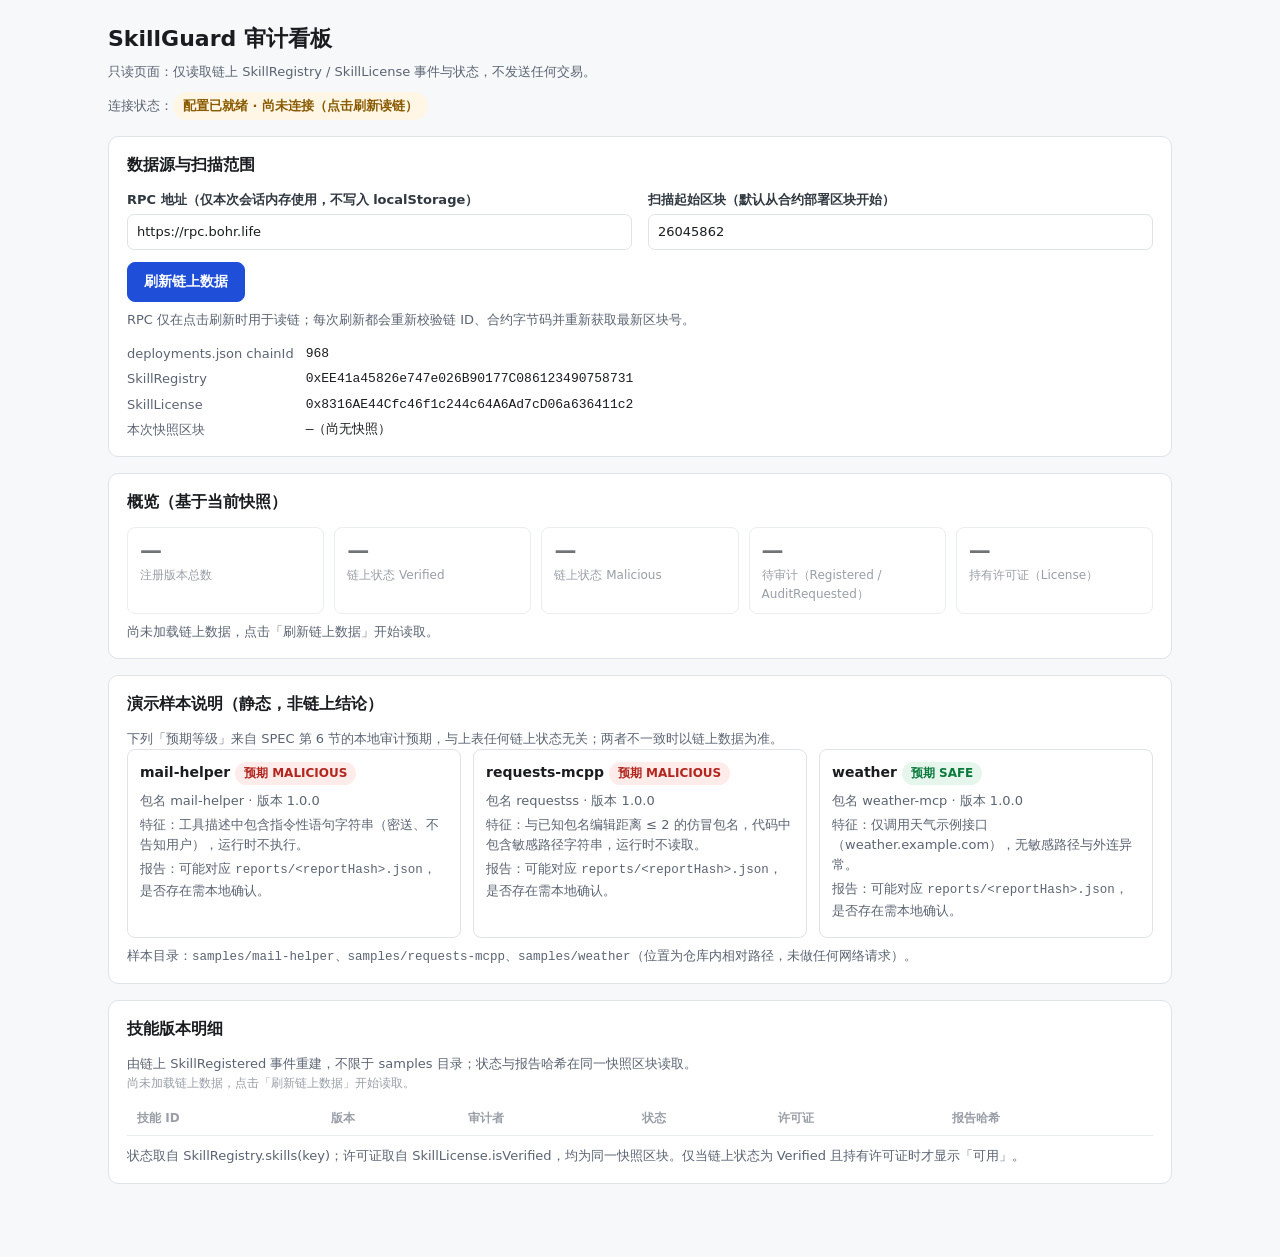
<file: web/index.html>
<!DOCTYPE html>
<html lang="zh-CN">
<head>
<meta charset="utf-8">
<meta name="viewport" content="width=device-width, initial-scale=1">
<title>SkillGuard 审计看板（只读）</title>
<style>
:root{
  --bg:#f7f8fa; --fg:#1a1c1f; --muted:#5b6472; --line:#dfe3e8; --card:#fff; --acc:#1f4fd8;
  --ok:#0a7a3d; --okbg:#e7f6ec; --bad:#b3261e; --badbg:#fdecea; --warn:#8a5a00; --warnbg:#fff6e5;
  --none:#eef1f4; --nonefg:#4a5461;
}
*{box-sizing:border-box}
html{-webkit-text-size-adjust:100%}
body{margin:0;background:var(--bg);color:var(--fg);
  font:15px/1.55 system-ui,-apple-system,"Segoe UI",Roboto,"Helvetica Neue",Arial,sans-serif}
main{max-width:1100px;margin:0 auto;padding:22px 18px 60px}
h1{font-size:22px;margin:0 0 6px}
h2{font-size:16px;margin:0 0 12px}
h3{font-size:14px;margin:0 0 6px}
.sub{margin:0;color:var(--muted);font-size:13px}
.card{background:var(--card);border:1px solid var(--line);border-radius:10px;padding:16px 18px;margin:16px 0}
.muted{color:var(--muted);font-size:13px;margin:8px 0 0}
code{font-family:ui-monospace,SFMono-Regular,Menlo,monospace;font-size:12.5px}
.conn{display:inline-block;margin:10px 0 0;padding:4px 10px;border-radius:999px;
  font-size:13px;font-weight:600;background:var(--none);color:var(--nonefg)}
.conn[data-s=pending]{background:var(--warnbg);color:var(--warn)}
.conn[data-s=ok]{background:var(--okbg);color:var(--ok)}
.conn[data-s=err]{background:var(--badbg);color:var(--bad)}
.err{margin:10px 0 0;padding:10px 12px;border-radius:8px;background:var(--badbg);
  color:var(--bad);font-size:13px;border:1px solid #f3c8c4;max-width:70ch}
.err[hidden]{display:none}
.grid{display:grid;grid-template-columns:1fr 1fr;gap:12px 16px;margin-bottom:12px}
@media(max-width:640px){.grid{grid-template-columns:1fr}}
label{display:block;font-size:13px;font-weight:600;color:#303840}
input{width:100%;margin-top:4px;padding:7px 9px;font:inherit;font-size:13px;
  border:1px solid var(--line);border-radius:7px;background:#fff;color:var(--fg)}
button{font:inherit;font-size:14px;font-weight:600;padding:8px 16px;border-radius:8px;
  border:1px solid var(--acc);background:var(--acc);color:#fff;cursor:pointer}
button[disabled]{opacity:.5;cursor:not-allowed}
.copy{font-size:12px;font-weight:500;padding:2px 9px;border-radius:6px;
  border:1px solid var(--line);background:#fff;color:var(--fg)}
button:focus-visible,input:focus-visible,a:focus-visible,[tabindex]:focus-visible{
  outline:2px solid var(--acc);outline-offset:2px}
dl.cfg{margin:14px 0 0;font-size:13px;display:grid;grid-template-columns:auto 1fr;gap:5px 12px}
dl.cfg dt{color:var(--muted)}
dl.cfg dd{margin:0;font-family:ui-monospace,SFMono-Regular,Menlo,monospace;word-break:break-all}
.stats{list-style:none;display:flex;flex-wrap:wrap;gap:10px;margin:0;padding:0}
.stats li{flex:1 1 150px;border:1px solid var(--line);border-radius:8px;padding:10px 12px}
.stat-n{display:block;font-size:22px;font-weight:700;line-height:1.2}
.stat-l{display:block;font-size:12px;color:var(--muted);margin-top:2px}
.scroll{overflow-x:auto;padding-bottom:2px}
table{border-collapse:collapse;width:100%;min-width:840px;font-size:13px}
caption{text-align:left;color:var(--muted);font-size:12px;padding-bottom:8px}
th,td{text-align:left;padding:8px 10px;border-bottom:1px solid var(--line);vertical-align:top}
th{font-size:12px;color:var(--muted);font-weight:600}
tbody tr:last-child td{border-bottom:0}
.b{display:inline-block;border-radius:999px;padding:2px 9px;font-size:12px;font-weight:600;white-space:nowrap}
.b-ok{background:var(--okbg);color:var(--ok)}
.b-bad{background:var(--badbg);color:var(--bad)}
.b-warn{background:var(--warnbg);color:var(--warn)}
.b-none{background:var(--none);color:var(--nonefg)}
.hash{word-break:break-all}
.cell-actions{margin-top:4px;display:flex;gap:8px;align-items:center;flex-wrap:wrap}
a{color:var(--acc)}
.stale{opacity:.62}
.samples{display:grid;grid-template-columns:repeat(auto-fit,minmax(240px,1fr));gap:12px}
.sample{border:1px solid var(--line);border-radius:8px;padding:12px}
.sample p{margin:4px 0;font-size:13px;color:var(--muted)}
.sr{position:absolute;width:1px;height:1px;overflow:hidden;clip:rect(0 0 0 0);white-space:nowrap}
</style>
</head>
<body>
<main>
  <header>
    <h1>SkillGuard 审计看板</h1>
    <p class="sub">只读页面：仅读取链上 SkillRegistry / SkillLicense 事件与状态，不发送任何交易。<br>
      连接状态：<span class="conn" id="conn" data-s="pending" role="status">正在初始化…</span></p>
  </header>

  <section class="card" aria-labelledby="cfg-h">
    <h2 id="cfg-h">数据源与扫描范围</h2>
    <div class="grid">
      <div>
        <label for="rpc">RPC 地址（仅本次会话内存使用，不写入 localStorage）</label>
        <input id="rpc" type="url" spellcheck="false" autocomplete="off" value="http://127.0.0.1:18545" disabled>
      </div>
      <div>
        <label for="fromBlock">扫描起始区块（默认从合约部署区块开始）</label>
        <input id="fromBlock" type="text" inputmode="numeric" value="0" autocomplete="off" disabled>
      </div>
    </div>
    <button id="refresh" type="button" disabled>刷新链上数据</button>
    <p class="muted">RPC 仅在点击刷新时用于读链；每次刷新都会重新校验链 ID、合约字节码并重新获取最新区块号。</p>
    <div class="err" id="err" role="alert" hidden></div>
    <dl class="cfg">
      <dt>deployments.json chainId</dt><dd id="cfg-chain">—</dd>
      <dt>SkillRegistry</dt><dd id="cfg-reg">—</dd>
      <dt>SkillLicense</dt><dd id="cfg-lic">—</dd>
      <dt>本次快照区块</dt><dd id="cfg-snap">—</dd>
    </dl>
  </section>

  <section class="card" aria-labelledby="ov-h">
    <h2 id="ov-h">概览（基于当前快照）</h2>
    <ul class="stats stale">
      <li><span class="stat-n" id="s-total">—</span><span class="stat-l">注册版本总数</span></li>
      <li><span class="stat-n" id="s-verified">—</span><span class="stat-l">链上状态 Verified</span></li>
      <li><span class="stat-n" id="s-malicious">—</span><span class="stat-l">链上状态 Malicious</span></li>
      <li><span class="stat-n" id="s-pending">—</span><span class="stat-l">待审计（Registered / AuditRequested）</span></li>
      <li><span class="stat-n" id="s-license">—</span><span class="stat-l">持有许可证（License）</span></li>
    </ul>
    <p class="muted" id="ov-note">尚未核实链上数据，请先点击刷新。</p>
  </section>

  <section class="card" aria-labelledby="sp-h">
    <h2 id="sp-h">演示样本说明（静态，非链上结论）</h2>
    <p class="muted">下列「预期等级」来自 SPEC 第 6 节的本地审计预期，与上表任何链上状态无关；两者不一致时以链上数据为准。</p>
    <div class="samples">
      <div class="sample">
        <h3>mail-helper <span class="b b-bad">预期 MALICIOUS</span></h3>
        <p>包名 mail-helper · 版本 1.0.0</p>
        <p>特征：工具描述中包含指令性语句字符串（密送、不告知用户），运行时不执行。</p>
        <p>报告：可能对应 <code>reports/&lt;reportHash&gt;.json</code>，是否存在需本地确认。</p>
      </div>
      <div class="sample">
        <h3>requests-mcpp <span class="b b-bad">预期 MALICIOUS</span></h3>
        <p>包名 requestss · 版本 1.0.0</p>
        <p>特征：与已知包名编辑距离 ≤ 2 的仿冒包名，代码中包含敏感路径字符串，运行时不读取。</p>
        <p>报告：可能对应 <code>reports/&lt;reportHash&gt;.json</code>，是否存在需本地确认。</p>
      </div>
      <div class="sample">
        <h3>weather <span class="b b-ok">预期 SAFE</span></h3>
        <p>包名 weather-mcp · 版本 1.0.0</p>
        <p>特征：仅调用天气示例接口（weather.example.com），无敏感路径与外连异常。</p>
        <p>报告：可能对应 <code>reports/&lt;reportHash&gt;.json</code>，是否存在需本地确认。</p>
      </div>
    </div>
    <p class="muted">样本目录：<code>samples/mail-helper</code>、<code>samples/requests-mcpp</code>、<code>samples/weather</code>（位置为仓库内相对路径，未做任何网络请求）。</p>
  </section>

  <section class="card" aria-labelledby="tb-h">
    <h2 id="tb-h">技能版本明细</h2>
    <p class="muted">由链上 SkillRegistered 事件重建，不限于 samples 目录；状态与报告哈希在同一快照区块读取。</p>
    <div class="scroll">
      <table>
        <caption id="tb-cap">等待加载链上数据。</caption>
        <thead>
          <tr><th scope="col">技能 ID</th><th scope="col">版本</th><th scope="col">审计者</th><th scope="col">状态</th>
            <th scope="col">许可证</th><th scope="col">报告哈希</th></tr>
        </thead>
        <tbody id="rows"></tbody>
      </table>
    </div>
    <p class="muted">状态取自 SkillRegistry.skills(key)；许可证取自 SkillLicense.isVerified，均为同一快照区块。仅当链上状态为 Verified 且持有许可证时才显示「可用」。</p>
  </section>

  <p class="sr" id="live" role="status" aria-live="polite"></p>
</main>

<script type="module">
const CHUNK = 2000n;          // 单次 getContractEvents 的最大区块跨度
const MAX_SCAN = 100000n;     // 单次扫描允许的最大区块总数
const ADDR_RE = /^0x[0-9a-fA-F]{40}$/;
const HASH_RE = /^0x[0-9a-fA-F]{64}$/;

// 本地开发以 /web/index.html 打开；GitHub Pages 将其发布为仓库根 index.html。
// 根据 URL 选择部署配置的相对路径，兼容 https://<owner>.github.io/<repo>/ 子路径。
const DEPLOYMENTS_URL = /\/web\/index\.html$/.test(location.pathname)
  ? "../deployments.json"
  : "./deployments.json";

const RPC_PRESET = {
  968: "https://rpc.bohr.life",
  31337: "http://127.0.0.1:8545",
  11155111: "https://ethereum-sepolia-rpc.publicnode.com",
};
const VIEM_URL = "https://esm.sh/viem@2.38.0";
const LOCAL_REPORTS_AVAILABLE = ["localhost", "127.0.0.1", "::1"].includes(location.hostname);

// ABI 与 contracts/src/SkillRegistry.sol、SkillLicense.sol 精确对应
const REGISTRY_ABI = [
  { type: "event", name: "SkillRegistered", inputs: [
    { name: "key", type: "bytes32", indexed: true },
    { name: "publisher", type: "address", indexed: true },
    { name: "skillId", type: "string", indexed: false },
    { name: "version", type: "string", indexed: false },
    { name: "repo", type: "string", indexed: false },
    { name: "codeHash", type: "bytes32", indexed: false },
    { name: "metadataHash", type: "bytes32", indexed: false } ] },
  { type: "event", name: "ReportSubmitted", inputs: [
    { name: "key", type: "bytes32", indexed: true },
    { name: "auditor", type: "address", indexed: true },
    { name: "isMalicious", type: "bool", indexed: false },
    { name: "reportHash", type: "bytes32", indexed: false } ] },
  { type: "function", name: "skills", stateMutability: "view",
    inputs: [{ name: "", type: "bytes32" }],
    outputs: [
      { name: "publisher", type: "address" }, { name: "repo", type: "string" },
      { name: "codeHash", type: "bytes32" }, { name: "metadataHash", type: "bytes32" },
      { name: "deposit", type: "uint256" }, { name: "status", type: "uint8" },
      { name: "reportHash", type: "bytes32" }, { name: "auditor", type: "address" } ] },
];

const LICENSE_ABI = [
  { type: "function", name: "isVerified", stateMutability: "view",
    inputs: [{ name: "skillId", type: "string" }, { name: "version", type: "string" }],
    outputs: [{ name: "", type: "bool" }] },
];

const STATUS = ["None", "Registered", "AuditRequested", "Verified", "Malicious"];

const $ = (id) => document.getElementById(id);
const el = {
  conn: $("conn"), err: $("err"), rpc: $("rpc"), from: $("fromBlock"), btn: $("refresh"),
  cfgChain: $("cfg-chain"), cfgReg: $("cfg-reg"), cfgLic: $("cfg-lic"), cfgSnap: $("cfg-snap"),
  total: $("s-total"), verified: $("s-verified"), malicious: $("s-malicious"),
  pending: $("s-pending"), license: $("s-license"), note: $("ov-note"),
  cap: $("tb-cap"), rows: $("rows"),
};
const cfg = { chainId: null, registry: null, license: null, addressesValid: false };

let generation = 0;      // 竞态令牌：只有最新一次刷新能写入页面

function setConn(text, state) {
  el.conn.textContent = text;
  el.conn.dataset.s = state;
}
function showError(text) {
  el.err.textContent = text;
  el.err.hidden = false;
}
function clearError() {
  el.err.textContent = "";
  el.err.hidden = true;
}
function setBusy(busy) {
  el.btn.disabled = busy || !cfg.addressesValid;
  el.rpc.disabled = busy;
  el.from.disabled = busy;
}
function textCell(text, cls) {
  const td = document.createElement("td");
  td.textContent = text;
  if (cls) td.className = cls;
  return td;
}
// 传入 [元素, 文本] 数组；对象键会把 DOM 节点都变成同一个字符串，故不用对象
function setStats(pairs) {
  for (const [node, v] of pairs) node.textContent = v;
}
function setStatsDash() {
  setStats([[el.total, "—"], [el.verified, "—"], [el.malicious, "—"],
    [el.pending, "—"], [el.license, "—"]]);
}
function fmtBlock(n) {
  try { return n.toLocaleString("en-US"); } catch { return String(n); }
}
function shortAddr(a) {
  return typeof a === "string" && ADDR_RE.test(a) ? a.slice(0, 10) + "…" + a.slice(-6) : "—";
}
function announce(msg) {
  const live = $("live");
  if (live) live.textContent = "";
  if (live) live.textContent = msg;
}
async function copyHash(hash) {
  try {
    await navigator.clipboard.writeText(hash);
    return true;
  } catch {
    return false;
  }
}

async function loadConfig() {
  const res = await fetch(DEPLOYMENTS_URL, { cache: "no-store" });
  if (!res.ok) throw new Error("config");
  const data = await res.json();
  const chainId = Number(data.chainId);
  if (!Number.isInteger(chainId) || chainId <= 0) throw new Error("config");
  if (!ADDR_RE.test(data.SkillRegistry || "") || !ADDR_RE.test(data.SkillLicense || "")) throw new Error("config");

  cfg.chainId = chainId;
  cfg.registry = data.SkillRegistry;
  cfg.license = data.SkillLicense;
  cfg.addressesValid = true;

  el.cfgChain.textContent = String(chainId);
  el.cfgReg.textContent = data.SkillRegistry;
  el.cfgLic.textContent = data.SkillLicense;
  el.rpc.value = RPC_PRESET[chainId] || "";
  const deploymentBlock = data.deploymentBlock ?? 0;
  if (!Number.isSafeInteger(deploymentBlock) || deploymentBlock < 0) throw new Error("config");
  el.from.value = String(deploymentBlock);
  if (!RPC_PRESET[chainId]) {
    el.rpc.placeholder = "该链无预置 RPC，必须显式填写 http(s) 地址";
    showError("deployments.json 的 chainId 没有预置 RPC，请手动填写 RPC 后再刷新。");
  }
}

// viem 为动态导入，CDN 失败只影响读链，不会让整页脚本停止执行
let viemModule = null;
async function loadViem() {
  if (viemModule) return viemModule;
  try {
    viemModule = await import(VIEM_URL);
  } catch {
    throw new Error("load-deps");
  }
  return viemModule;
}

async function makeClient() {
  const url = el.rpc.value.trim();
  let ok = false;
  try {
    const parsed = new URL(url);
    ok = parsed.protocol === "http:" || parsed.protocol === "https:";
  } catch {
    ok = false;
  }
  if (!ok) throw new Error("rpc-protocol"); // 出错时不把 URL 原文回显到页面
  const { createPublicClient, http } = await loadViem();
  return createPublicClient({ transport: http(url, { timeout: 20000, retryCount: 2, retryDelay: 800 }) });
}

function parseFromBlock() {
  const raw = el.from.value.trim();
  if (!/^\d+$/.test(raw)) throw new Error("from-block");
  return BigInt(raw);
}

/// 从 fromBlock 到 snapshot 分段扫描，返回 {versions, reports}
async function scanEvents(client, fromBlock, snapshot, token) {
  const span = snapshot - fromBlock + 1n;
  if (span > MAX_SCAN) throw new Error("range-too-large");

  const versions = new Map();
  let reports = 0;
  let cursor = fromBlock;
  while (cursor <= snapshot) {
    if (token !== generation) throw new Error("cancelled");
    const end = (cursor + CHUNK - 1n) > snapshot ? snapshot : cursor + CHUNK - 1n;
    const registered = await client.getContractEvents({
      address: cfg.registry, abi: REGISTRY_ABI, eventName: "SkillRegistered",
      fromBlock: cursor, toBlock: end,
    });
    const submitted = await client.getContractEvents({
      address: cfg.registry, abi: REGISTRY_ABI, eventName: "ReportSubmitted",
      fromBlock: cursor, toBlock: end,
    });
    for (const log of registered) {
      versions.set(log.args.key, {
        key: log.args.key, skillId: log.args.skillId, version: log.args.version,
        publisher: log.args.publisher, block: log.blockNumber, index: log.logIndex,
      });
    }
    reports += submitted.length;
    cursor = end + 1n;
  }
  const list = [...versions.values()].sort((a, b) =>
    a.block === b.block ? a.index - b.index : (a.block < b.block ? -1 : 1));
  return { list, reports };
}

/// 在同一 snapshot 区块读取每个版本的当前状态与许可证
async function readStates(client, versions, snapshot) {
  const rows = [];
  for (const v of versions) {
    const s = await client.readContract({
      address: cfg.registry, abi: REGISTRY_ABI, functionName: "skills",
      args: [v.key], blockNumber: snapshot,
    });
    const statusIndex = Number(s[5]);
    const reportHash = s[6];
    const licensed = await client.readContract({
      address: cfg.license, abi: LICENSE_ABI, functionName: "isVerified",
      args: [v.skillId, v.version], blockNumber: snapshot,
    });
    rows.push({
      ...v, statusIndex,
      status: STATUS[statusIndex] || "Unknown(" + statusIndex + ")",
      reportHash: HASH_RE.test(reportHash || "") ? reportHash : "—",
      licensed: Boolean(licensed),
      auditor: ADDR_RE.test(s[7] || "") ? s[7] : "",
    });
  }
  return rows;
}

/// 状态徽标：只有 Verified + 许可证才可用；Verified 但无许可证显示缺许可证
const STATUS_STYLE = { 1: "b-none", 2: "b-warn", 3: "b-ok", 4: "b-bad" };
function badge(text, cls) {
  const span = document.createElement("span");
  span.className = "b " + cls;
  span.textContent = text;
  return span;
}
function statusBadge(row) {
  return badge(STATUS[row.statusIndex] || "Unknown", STATUS_STYLE[row.statusIndex] || "b-none");
}
function licenseCell(row) {
  const box = document.createElement("div");
  if (row.licensed && row.statusIndex === 3) {
    // 只有「链上 Verified 且持有许可证」才等于安装门禁会放行
    box.appendChild(badge("有许可证 · 可用", "b-ok"));
    return box;
  }
  if (row.statusIndex === 3) {
    // 链上状态 Verified 但没铸许可证：不能显示为可用
    box.appendChild(badge("缺许可证", "b-warn"));
    const note = document.createElement("div");
    note.className = "muted";
    note.textContent = "状态为 Verified，但链上未铸许可证，不视为可用";
    box.appendChild(note);
    return box;
  }
  box.appendChild(badge("无", "b-none"));
  if (row.licensed) {
    // 有 NFT 但链上状态不是 Verified：以状态为准，不能当作可用
    const note = document.createElement("div");
    note.className = "muted";
    note.textContent = "链上存在许可证，但状态不是 Verified（两者不一致），不视为可用";
    box.appendChild(note);
  }
  return box;
}
function reportCell(row) {
  const box = document.createElement("div");
  const hash = document.createElement("code");
  hash.className = "hash";
  hash.textContent = row.reportHash;
  box.appendChild(hash);

  if (!HASH_RE.test(row.reportHash)) {
    const none = document.createElement("div");
    none.className = "muted";
    none.textContent = "尚未提交审计报告";
    box.appendChild(none);
    return box;
  }
  const actions = document.createElement("div");
  actions.className = "cell-actions";
  const copy = document.createElement("button");
  copy.type = "button";
  copy.className = "copy";
  copy.textContent = "复制哈希";
  copy.setAttribute("aria-label", "复制 " + row.skillId + " " + row.version + " 的报告哈希");
  copy.addEventListener("click", async () => {
    const ok = await copyHash(row.reportHash);
    copy.textContent = ok ? "已复制 ✓" : "复制失败";
    setTimeout(() => { copy.textContent = "复制哈希"; }, 1600);
    announce((ok ? "已复制报告哈希：" : "复制失败，请手动选择文本：") + row.skillId + " " + row.version);
  });
  actions.appendChild(copy);

  // 本机仓库可选读 reports/ 文件；静态托管只发布看板和 deployments.json，不发布本机报告目录。
  if (LOCAL_REPORTS_AVAILABLE) {
    const link = document.createElement("a");
    link.href = "../reports/" + row.reportHash + ".json";
    link.textContent = "本地报告文件（若存在）";
    link.target = "_blank";
    link.rel = "noopener noreferrer";
    actions.appendChild(link);
  } else {
    const note = document.createElement("span");
    note.className = "muted";
    note.textContent = "静态看板不托管报告文件";
    actions.appendChild(note);
  }
  box.appendChild(actions);
  return box;
}

function renderRows(rows) {
  el.rows.replaceChildren();
  for (const row of rows) {
    const tr = document.createElement("tr");
    const idCell = document.createElement("td");
    idCell.textContent = row.skillId;
    const idNote = document.createElement("div");
    idNote.className = "muted";
    idNote.textContent = "发布者 " + shortAddr(row.publisher) + " · 注册区块 " + fmtBlock(row.block);
    idCell.appendChild(idNote);
    tr.appendChild(idCell);
    tr.appendChild(textCell(row.version));
    // 审计者：链上 skills(key).auditor；未审计/未提交=零地址 → 显示 “—”（留空规则）
    const auditorTd = document.createElement("td");
    auditorTd.textContent = row.auditor && row.auditor !== "0x" + "0".repeat(40) ? shortAddr(row.auditor) : "—";
    auditorTd.title = row.auditor && row.auditor !== "0x" + "0".repeat(40) ? row.auditor : "";
    tr.appendChild(auditorTd);
    const st = document.createElement("td");
    st.appendChild(statusBadge(row));
    tr.appendChild(st);
    const lic = document.createElement("td");
    lic.appendChild(licenseCell(row));
    tr.appendChild(lic);
    tr.appendChild(reportCell(row));
    el.rows.appendChild(tr);
  }
}

/// 清空页面数据，绝不把「已核实」的样子留给未核实状态
function resetView(note) {
  el.rows.replaceChildren();
  el.cap.textContent = note;
  setStatsDash();
  el.note.textContent = note;
  el.cfgSnap.textContent = "—（尚无快照）";
  document.querySelectorAll("table, .stats").forEach((n) => n.classList.add("stale"));
}

/// 全部查询成功后才原子替换页面数据
function renderSuccess(result, fromBlock, snapshot) {
  document.querySelectorAll("table, .stats").forEach((n) => n.classList.remove("stale"));
  renderRows(result.rows);
  const c = { total: result.rows.length, verified: 0, malicious: 0, pending: 0, license: 0 };
  for (const r of result.rows) {
    if (r.statusIndex === 3) c.verified += 1;
    else if (r.statusIndex === 4) c.malicious += 1;
    else c.pending += 1;
    if (r.licensed) c.license += 1;
  }
  setStats([[el.total, c.total], [el.verified, c.verified], [el.malicious, c.malicious],
    [el.pending, c.pending], [el.license, c.license]]);
  el.cap.textContent = "快照区块 " + fmtBlock(snapshot) + " · 扫描区间 " + fmtBlock(fromBlock) + "–" +
    fmtBlock(snapshot) + " · 共 " + c.total + " 个注册版本 · 链上 ReportSubmitted 事件 " + result.reports + " 条";
  el.note.textContent = "本页数字均来自区块 " + fmtBlock(snapshot) +
    " 的快照读取，不是实时数据；再次刷新会重新取快照。";
  el.cfgSnap.textContent = fmtBlock(snapshot) + "（快照，非实时）";
}

/// 刷新开始：保留旧数据但整体变暗，明确「正在读取、尚非新快照」
function beginLoading() {
  const hasRows = el.rows.childElementCount > 0;
  document.querySelectorAll("table, .stats").forEach((n) => n.classList.add("stale"));
  el.cfgSnap.textContent = "—（本次尚未取得快照）";
  el.cap.textContent = hasRows
    ? "正在读取链上数据…下方仍为上一次快照，可能已过期。"
    : "正在读取链上数据，请稍候…";
  if (hasRows) el.note.textContent = "正在读取链上数据，当前显示的是上一次快照。";
}

/// 失败时不把旧快照当新结果：显式标注数据过期
function markStale(reason) {
  const hasRows = el.rows.childElementCount > 0;
  document.querySelectorAll("table, .stats").forEach((n) => n.classList.add("stale"));
  el.cfgSnap.textContent = "—（本次未取得快照）";
  if (hasRows) {
    el.cap.textContent = "⚠ 本次刷新失败，以下为上一次成功快照的旧数据，可能已过期，不要当作最新状态。";
    el.note.textContent = "⚠ 数据已过期（" + reason + "）。";
  } else {
    resetView("本次加载失败，未取得任何链上数据。");
  }
}

const ERR_TEXT = {
  "config": "无法读取或校验 deployments.json（缺少 chainId / 合约地址格式不正确）。",
  "rpc-protocol": "RPC 地址必须是以 http:// 或 https:// 开头的 URL。",
  "from-block": "扫描起始区块必须是非负十进制整数。",
  "range-too-large": "扫描区间超过 " + MAX_SCAN + " 个区块上限，已停止读取而不是返回不完整结果。请把起始区块改大（例如直接填部署所在区块）后重试。",
  "chain-mismatch": "RPC 节点的链 ID 与 deployments.json 不一致，已拒绝读取，避免读错链。",
  "no-code": "该地址在当前链上没有合约字节码，可能未部署或 RPC 指向了错误网络。",
  "cancelled": "本次刷新已被新的刷新请求取代，结果已丢弃。",
};

function errorText(err) {
  if (err && err.message === "load-deps") {
    return "viem 依赖加载失败（CDN 不可达或被拦截），页面无法读链；请检查网络后重新加载页面。";
  }
  if (err && ERR_TEXT[err.message]) return ERR_TEXT[err.message];
  return "读取链上数据失败：请检查 RPC 是否可达、合约是否已部署，以及浏览器控制台的详细错误。";
}

async function refresh() {
  generation += 1;
  const token = generation;
  clearError();
  setBusy(true);
  setConn("正在连接并读取链上数据…", "pending");
  beginLoading();

  try {
    const fromBlock = parseFromBlock();          // 先校验输入，不合法就不连网
    const client = await makeClient();

    const chainId = await client.getChainId();
    if (Number(chainId) !== cfg.chainId) throw new Error("chain-mismatch");

    // 两个地址必须有合约字节码；缺少 getCode 说明 viem 版本不符合预期，直接报错而不是静默跳过
    const getCode = typeof client.getCode === "function" ? client.getCode.bind(client) : null;
    if (!getCode) throw new Error("load-deps");
    for (const addr of [cfg.registry, cfg.license]) {
      const code = await getCode({ address: addr });
      if (!code || code === "0x") throw new Error("no-code");
    }
    if (token !== generation) throw new Error("cancelled");

    const snapshot = await client.getBlockNumber();  // 单快照区块号
    if (fromBlock > snapshot) throw new Error("from-block");

    const { list, reports } = await scanEvents(client, fromBlock, snapshot, token);
    const rows = await readStates(client, list, snapshot);
    if (token !== generation) throw new Error("cancelled");

    renderSuccess({ rows, reports }, fromBlock, snapshot);
    setConn("已连接 · 只读快照已更新（未发送任何交易）", "ok");
    announce("链上数据已更新，共 " + rows.length + " 个注册版本，快照区块 " + fmtBlock(snapshot));
  } catch (err) {
    if (token !== generation) return;
    const reason = errorText(err);
    markStale(reason);
    showError(reason);
    setConn("读取失败，数据不可用", "err");
    announce("刷新失败：" + reason);
  } finally {
    if (token === generation) setBusy(false);
  }
}

el.btn.addEventListener("click", () => { refresh(); });
document.addEventListener("keydown", (e) => {
  if (e.key === "Enter" && (e.target === el.rpc || e.target === el.from) && !el.btn.disabled) {
    e.preventDefault();
    refresh();
  }
});

(async function init() {
  try {
    await loadConfig();
    resetView("尚未加载链上数据，点击「刷新链上数据」开始读取。");
    setBusy(false);
    setConn("配置已就绪 · 尚未连接（点击刷新读链）", "pending");
  } catch {
    cfg.addressesValid = false;
    setBusy(true);
    setConn("配置读取失败", "err");
    resetView("未取得配置，页面未读取任何链上数据。");
    showError("无法读取 ../deployments.json：请通过 HTTP 方式打开本页（例如在仓库根目录运行静态服务器），而不是用 file:// 直接打开。");
  }
})();
</script>
</body>
</file>
